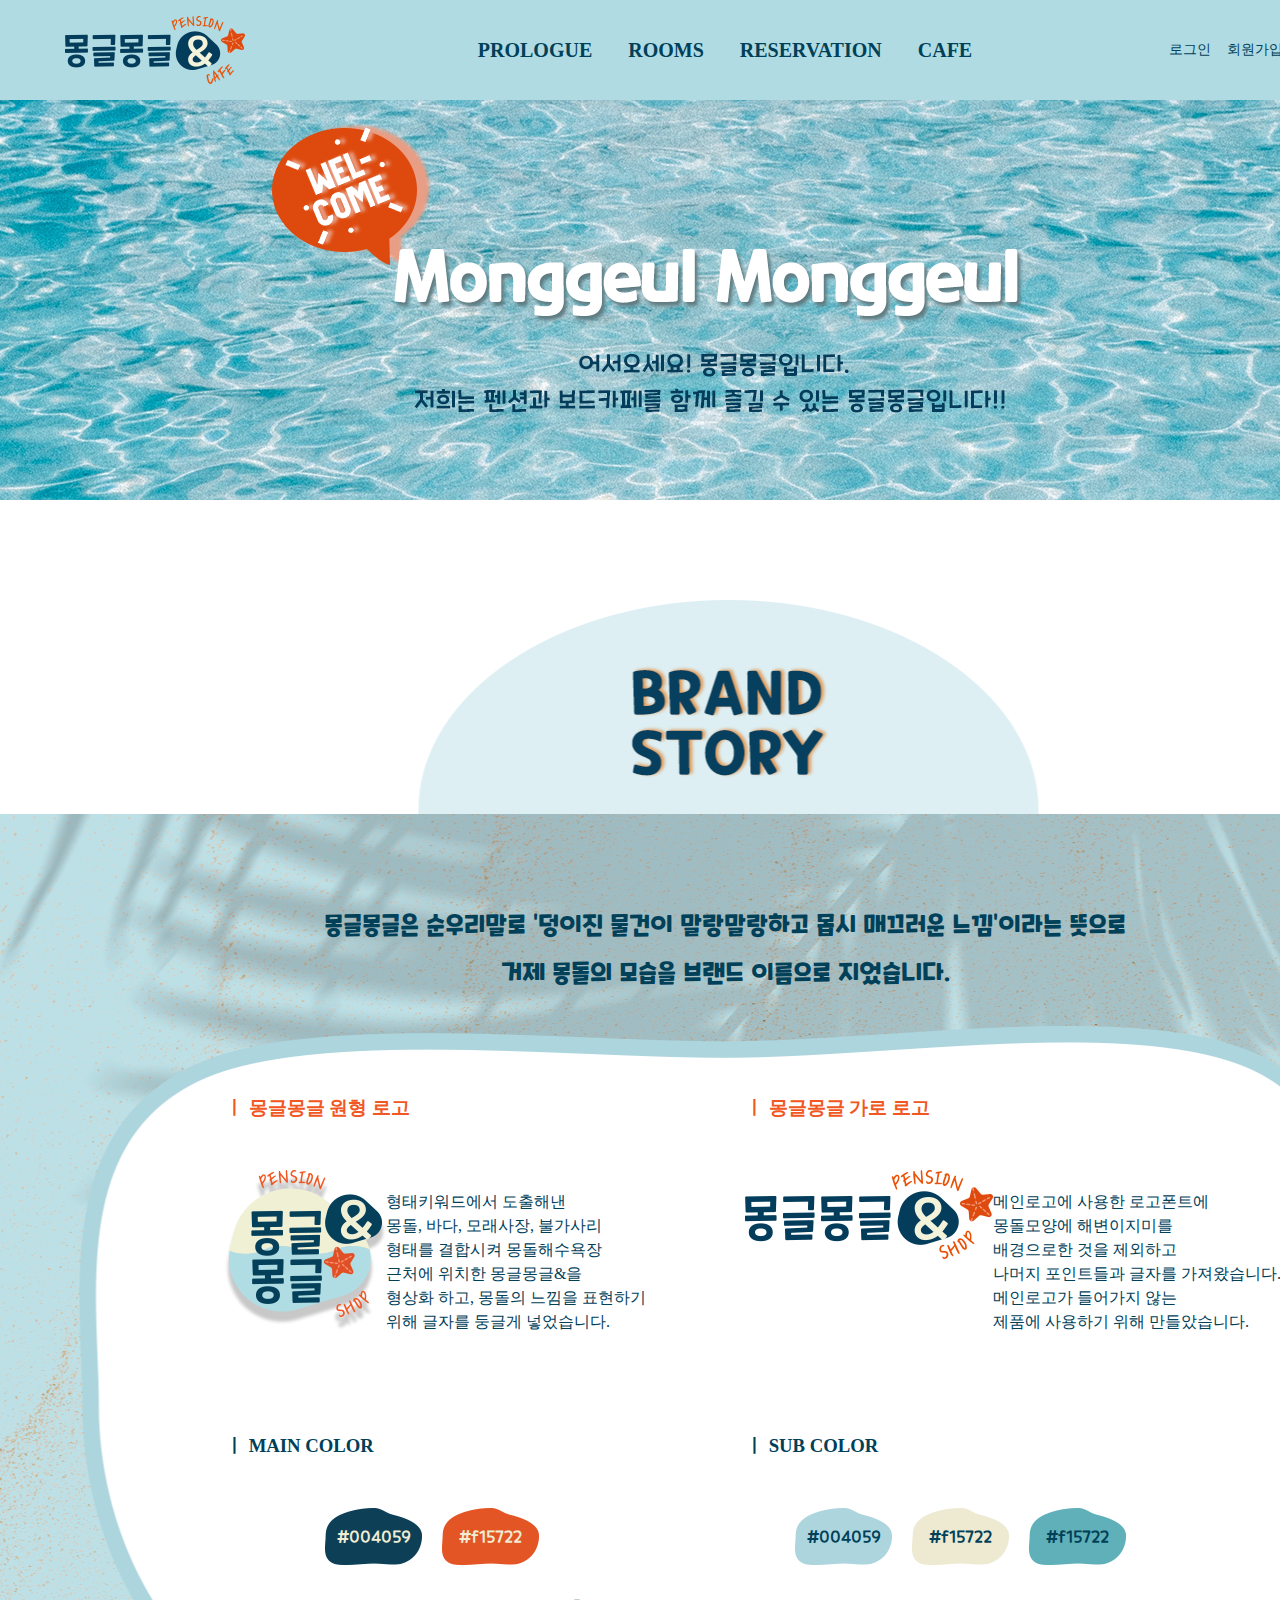
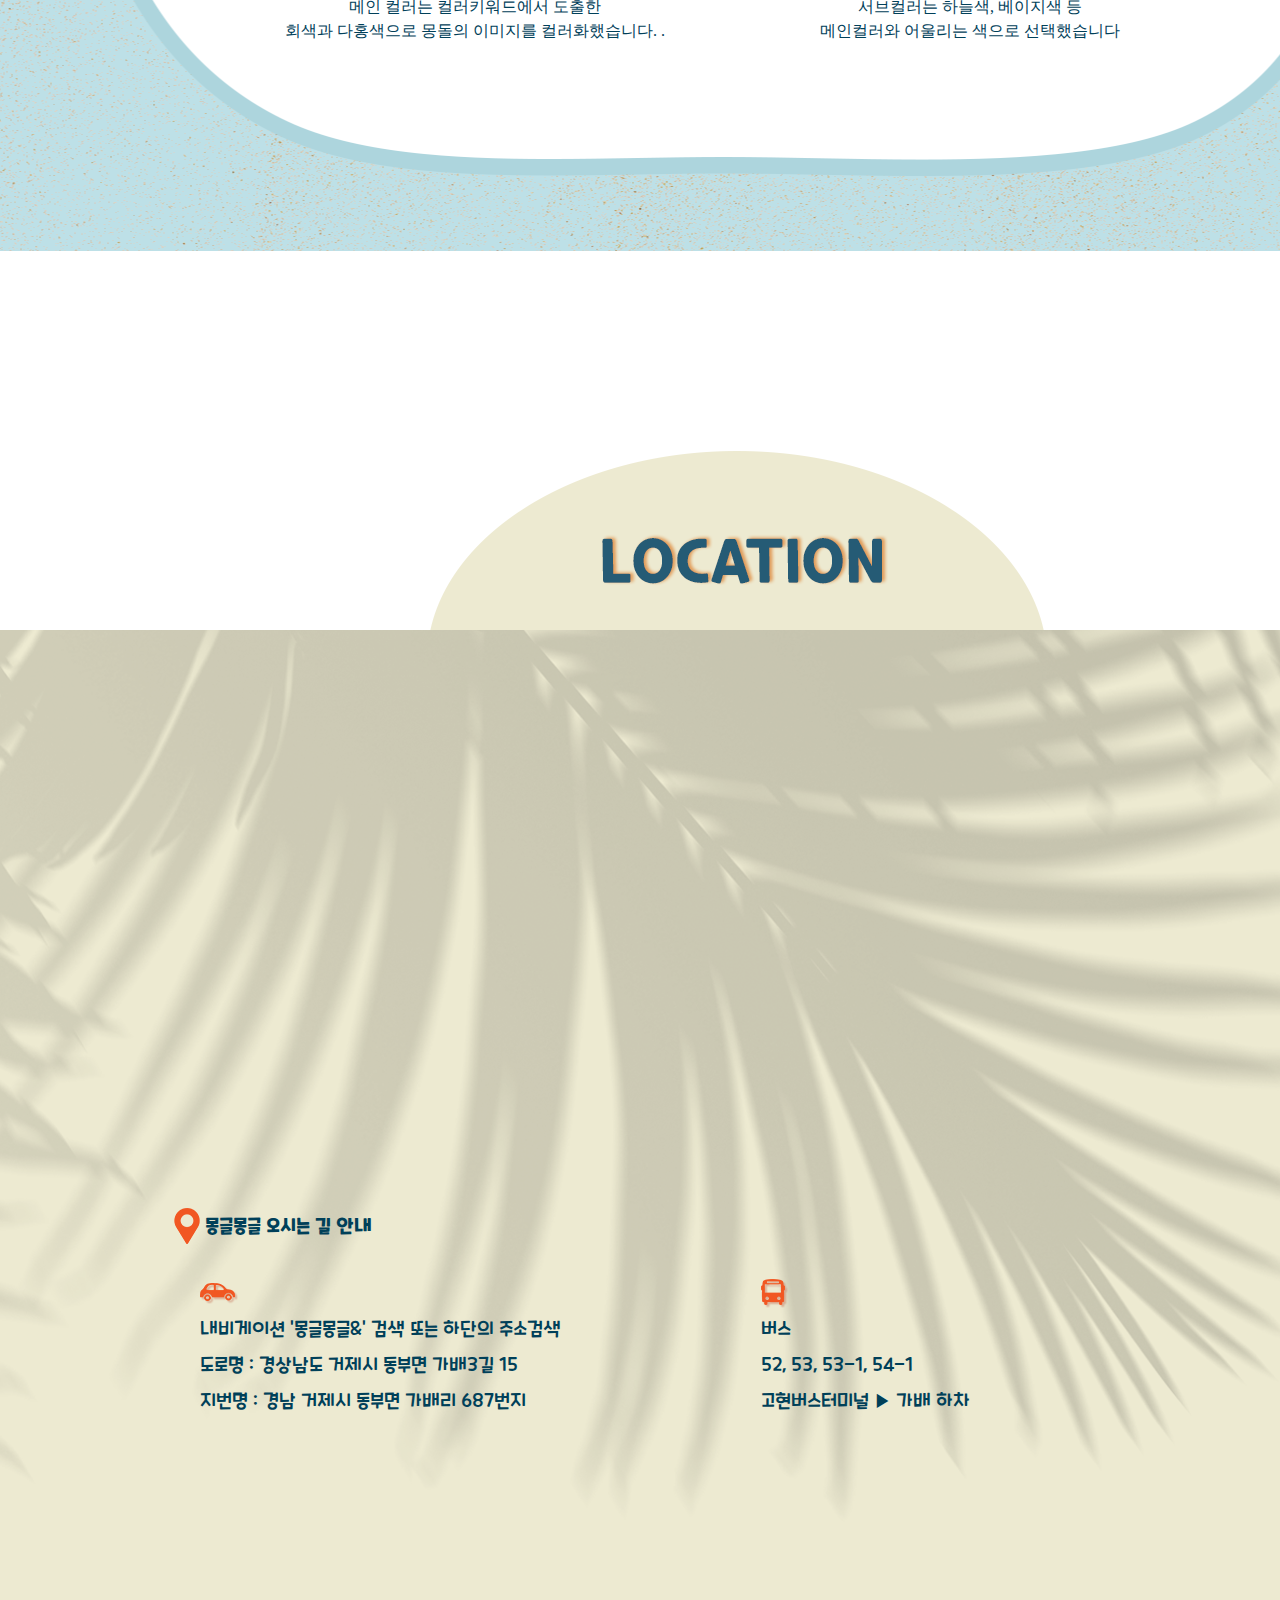
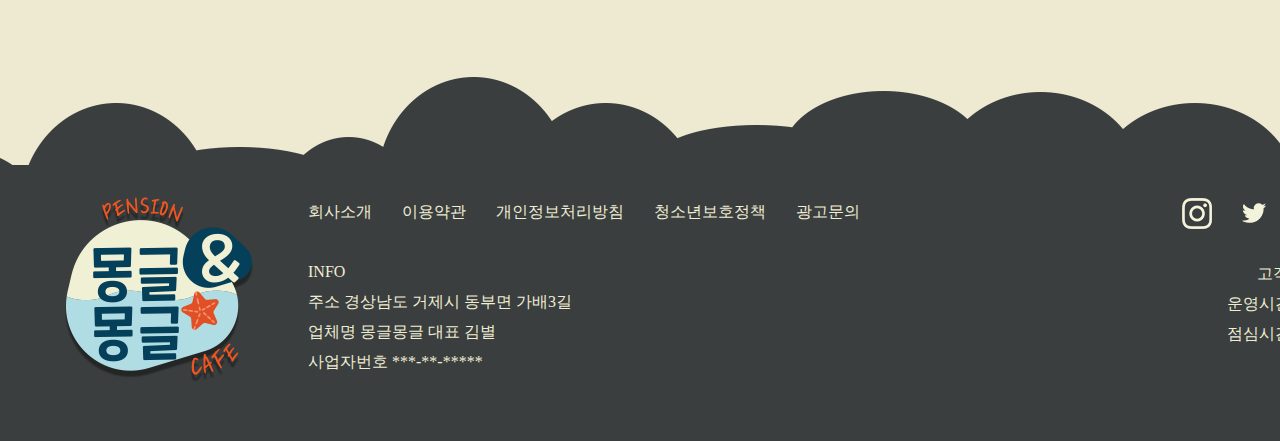
<file: prologue.html>
<!DOCTYPE html>
<html lang="ko">

<head>
    <meta charset="UTF-8">
    <meta http-equiv="X-UA-Compatible" content="IE=edge">
    <meta name="viewport" content="width=1450">
    <title>prologue</title>
    <link rel="stylesheet" href="./prologue.css">
    <link href="https://webfontworld.github.io/SCoreDream/SCoreDream.css" rel="stylesheet">
    <link rel="shortcut icon" href="./mgmg_img/icon2.png" type="image/x-icon">
</head>

<body>
    <div id="header">
        <div class="header_inner ">
            <div class="logo2">
                <a href="./index.html"><img src="./mgmg_img/N-FLOGO.png" alt="가로로고"></a>
            </div>
            <ul class="prlg clearfix">
                <li><a href="./prologue.html">PROLOGUE</a></li>
                <li><a href="./room.html">ROOMS</a></li>
                <li><a href="./reservation.html">RESERVATION</a></li>
                <li><a href="./cafe.html">CAFE</a></li>
            </ul>
            <ul class="login clearfix">
                <li><a href="#">로그인</a></li>
                <li><a href="#">회원가입</a></li>
                <li><a href="#">마이페이지</a></li>
            </ul>
        </div>
        <!--header_inner-->
    </div>
    <div id="banner"></div>
    <!--banner-->
    <div id="brandstory">
        <div class="bs_inner clearfix">
            <h4>몽글몽글은 순우리말로 ‘덩이진 물건이 말랑말랑하고 몹시 매끄러운 느낌’이라는 뜻으로 <br>
                거제 몽돌의 모습을 브랜드 이름으로 지었습니다.</h4>
            <div class="left_box1">
                <h3 class="orang1">ㅣ 몽글몽글 원형 로고</h3>
                <div class="l_box_inner clearfix">
                    <img src="./prologe/logo1.png" alt="원형로고" class="logo1">
                    <p>형태키워드에서 도출해낸 <br>
                        몽돌, 바다, 모래사장, 불가사리 <br>
                        형태를 결합시켜 몽돌해수욕장 <br>
                        근처에 위치한 몽글몽글&을 <br>
                        형상화 하고, 몽돌의 느낌을 표현하기 <br>
                        위해 글자를 둥글게 넣었습니다.
                    </p>
                </div>
                <!--l_box_inner-->
                <div>
                    <h3 class="gray">ㅣ MAIN COLOR</h3>
                    <ul class="color_box">
                        <li class="bg1">
                            <p>#004059</p>
                        </li>
                        <li class="bg2">
                            <p>#f15722</p>
                        </li>
                    </ul>
                    <p class="text1">메인 컬러는 컬러키워드에서 도출한 <br>
                        회색과 다홍색으로 몽돌의 이미지를 컬러화했습니다.
                        .</p>
                </div>

            </div>
            <!--left_box-->
            <div class="right_box1">
                <h3 class="orang2">ㅣ 몽글몽글 가로 로고</h3>
                <div class="r_box_inner clearfix">
                    <img src="./prologe/logo2.png" alt="원형로고" class="logo2">
                    <p>메인로고에 사용한 로고폰트에 <br>
                        몽돌모양에 해변이지미를 <br>
                        배경으로한 것을 제외하고 <br>
                        나머지 포인트들과 글자를 가져왔습니다. <br>
                        메인로고가 들어가지 않는 <br>
                        제품에 사용하기 위해 만들았습니다.
                    </p>
                </div>
                <div>
                    <h3 class="gray">ㅣ SUB COLOR</h3>
                    <ul class="color_box">
                        <li class="bg3">
                            <p>#004059</p>
                        </li>
                        <li class="bg4">
                            <p>#f15722</p>
                        </li>
                        <li class="bg5">
                            <p>#f15722</p>
                        </li>
                    </ul>
                    <p class="text2">서브컬러는 하늘색, 베이지색 등 <br>
                        메인컬러와 어울리는 색으로 선택했습니다</p>
                </div>
                <!--l_box_inner-->
            </div>
            <!--right_box-->
        </div>
        <!--bs_inner-->
    </div>
    <!--bandstory-->
    <div id="location">
        <div class="lo_inner">
            <iframe
                src="https://www.google.com/maps/embed?pb=!1m18!1m12!1m3!1d3276.8763313509794!2d128.56591727628827!3d34.7838884787438!2m3!1f0!2f0!3f0!3m2!1i1024!2i768!4f13.1!3m3!1m2!1s0x356ec9f58db8dc89%3A0x99e28489ecb4de08!2z6rK97IOB64Ko64-EIOqxsOygnOyLnCDrj5nrtoDrqbQg6rCA67CwM-q4uCAxNQ!5e0!3m2!1sko!2skr!4v1669602895441!5m2!1sko!2skr"
                width="1320px" height="500px" style="border:0;" allowfullscreen="" loading="lazy"
                referrerpolicy="no-referrer-when-downgrade"></iframe>
            </map>
            <div class="lo-text">
                <h1><img src="./prologe/l-icon6-1.png" alt="포인트"> 몽글몽글 오시는 길 안내</h1>
                <ul class="clearfix">
                    <li>
                        <p><img src="./prologe/icon-car.png" alt="자동차"></p>
                        <p class="nav">
                            내비게이션 ‘몽글몽글&’ 검색 또는 하단의 주소검색 <br>
                            도로명 : 경상남도 거제시 동부면 가배3길 15 <br>
                            지번명 : 경남 거제시 동부면 가배리 687번지

                        </p>
                    </li>
                    <li>
                        <p><img src="./prologe/icon-bus.png" alt="버스"></p>
                        <p>
                            버스 <br>
                            52, 53, 53-1, 54-1 <br>
                            고현버스터미널 ▶ 가배 하차

                        </p>
                    </li>
                </ul>
            </div>
            <!--lo-text-->
        </div>
        <!--lo_inner-->
    </div>
    <!--location-->
    <div id="footer">
        <div class="footer_inner clearfix">
            <h1><a href="./index.html"><img src="./mgmg_img/N-LOGO.png" alt="로고"></a></h1>
            <div class="left_box ">
                <ul class="fnb clearfix">
                    <li><a href="#">회사소개</a></li>
                    <li><a href="#">이용약관</a></li>
                    <li><a href="#">개인정보처리방침</a></li>
                    <li><a href="#">청소년보호정책</a></li>
                    <li><a href="#">광고문의</a></li>
                </ul>
                <div class="info">
                    <p>INFO</p>
                    <P>
                        주소 경상남도 거제시 동부면 가배3길 <br>업체명 몽글몽글 대표 김별 <br>사업자번호 ***-**-*****
                    </P>
                </div>
            </div>
            <!--left_box-->
            <div class="right_box">
                <ul class="sns clearfix">
                    <li><a href="#"><img src="./mgmg_img/instagram.png" alt="인스타그램"></a></li>
                    <li><a href="#"><img src="./mgmg_img/twitter.png" alt="트위터"></a></li>
                    <li><a href="#"><img src="./mgmg_img/facebook.png" alt="페이스북"></a></li>
                    <li><a href="#"><img src="./mgmg_img/youtube.png" alt="유튜브"></a></li>
                </ul>
                <div class="time">
                    <p>고객센터바로가기 <br>
                        운영시간 09:00 ~ 18:00 <br>
                        점심시간 13:00 ~ 14:00</p>
                </div>
            </div>
            <!--right_box-->
        </div>
        <!--footer_inner-->
    </div>
    <!--footer-->
</body>

</html>
</file>
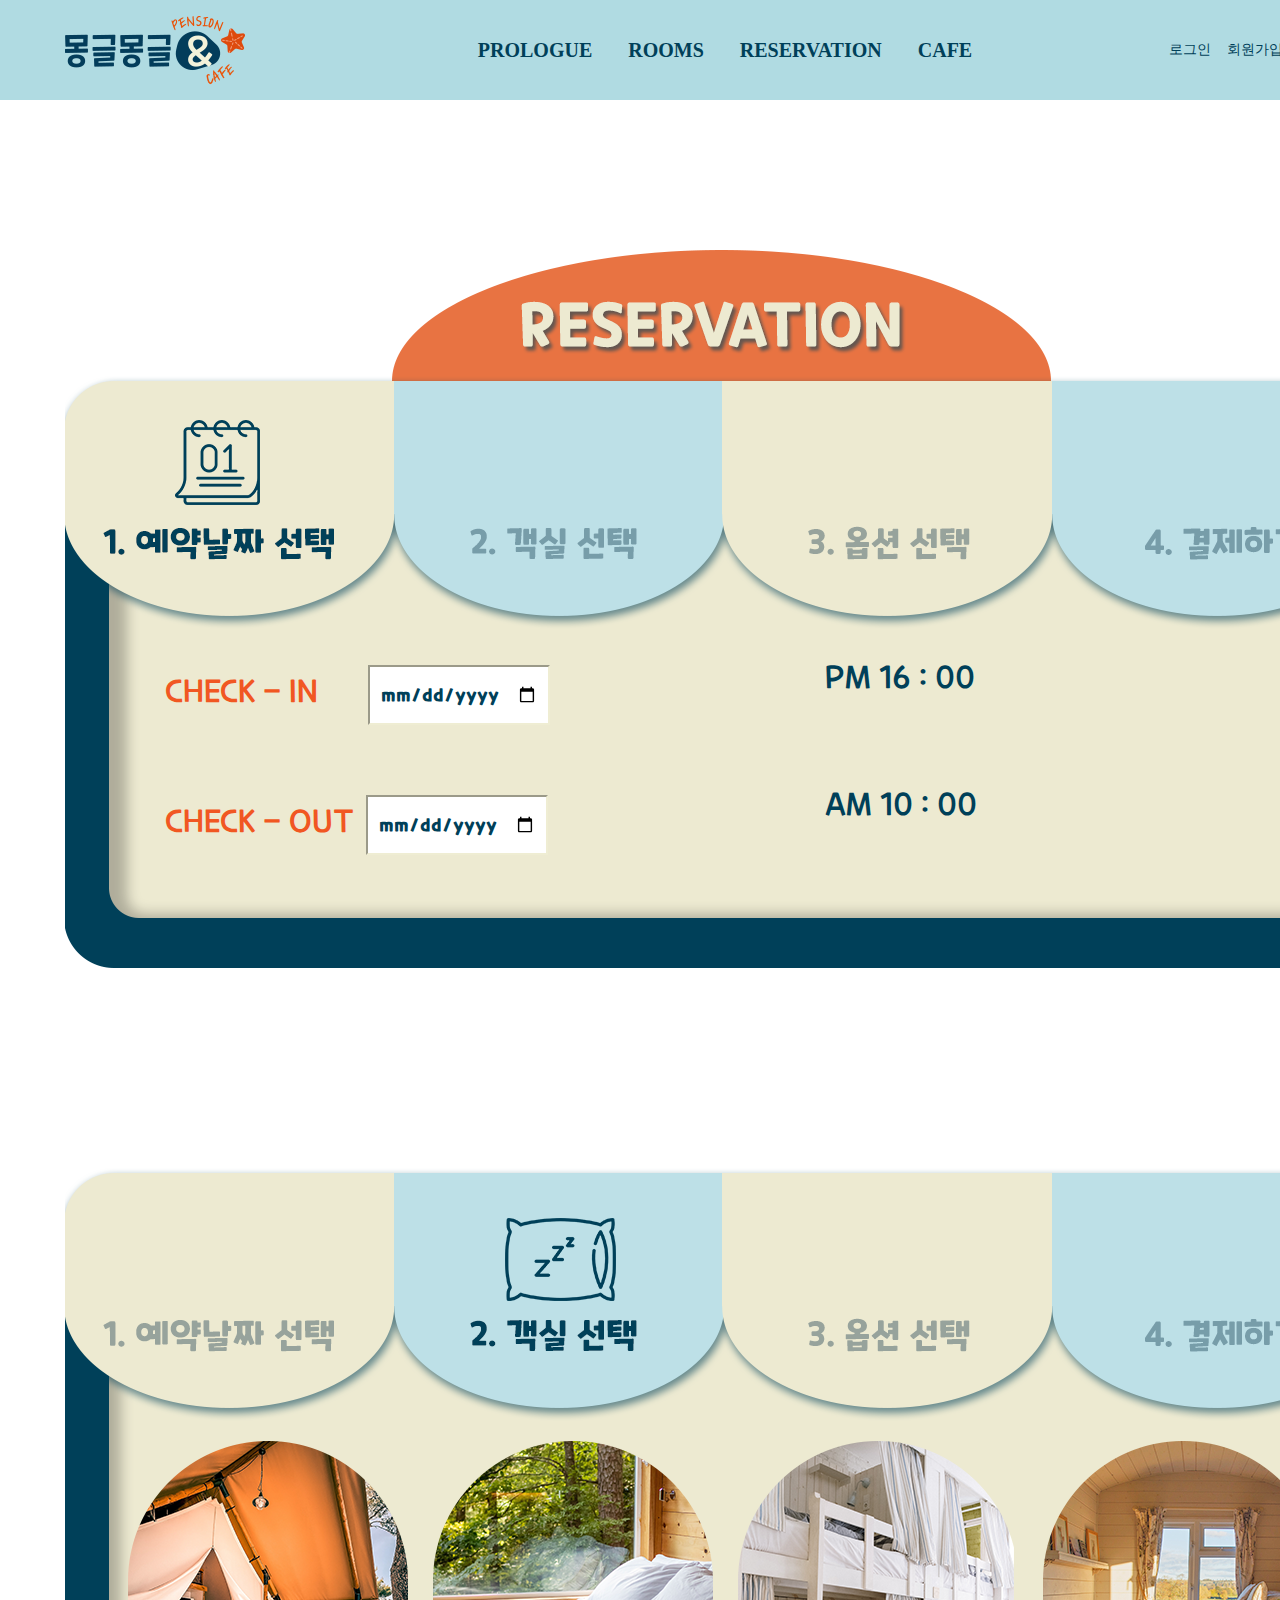
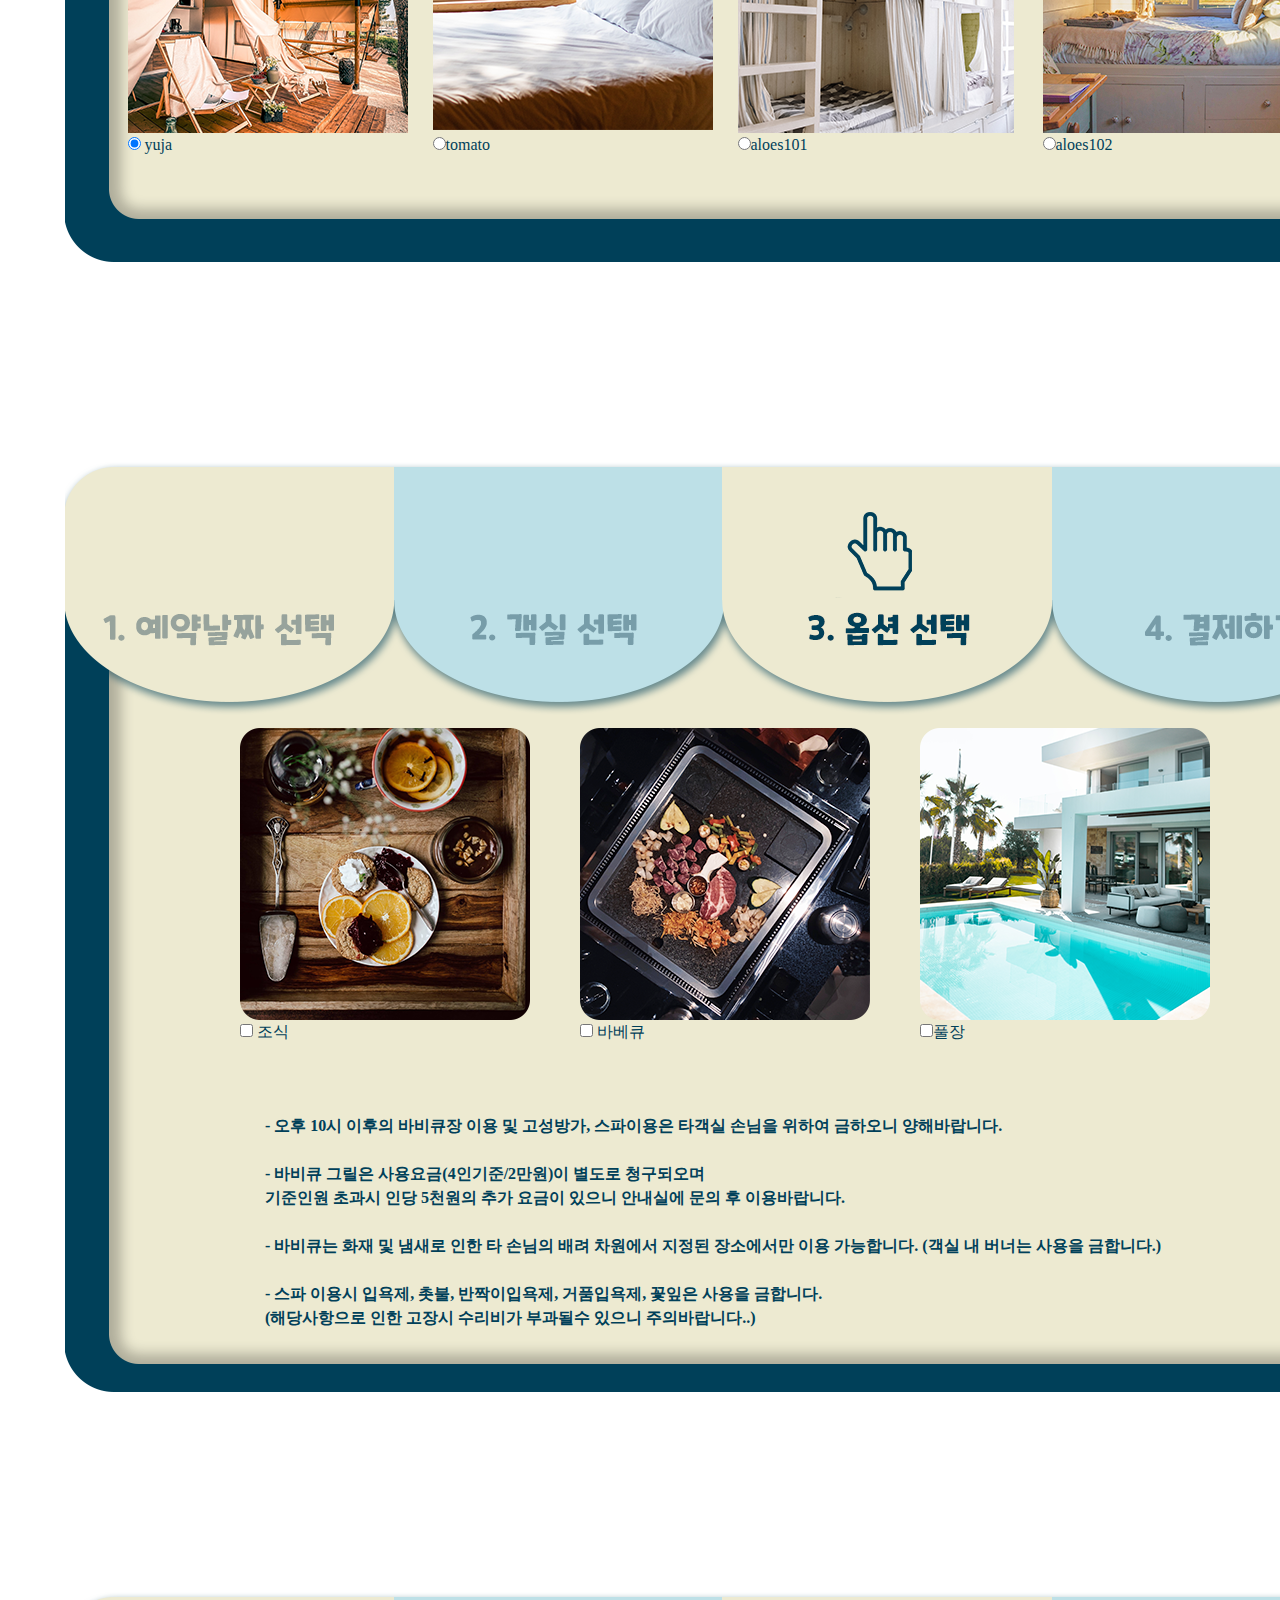
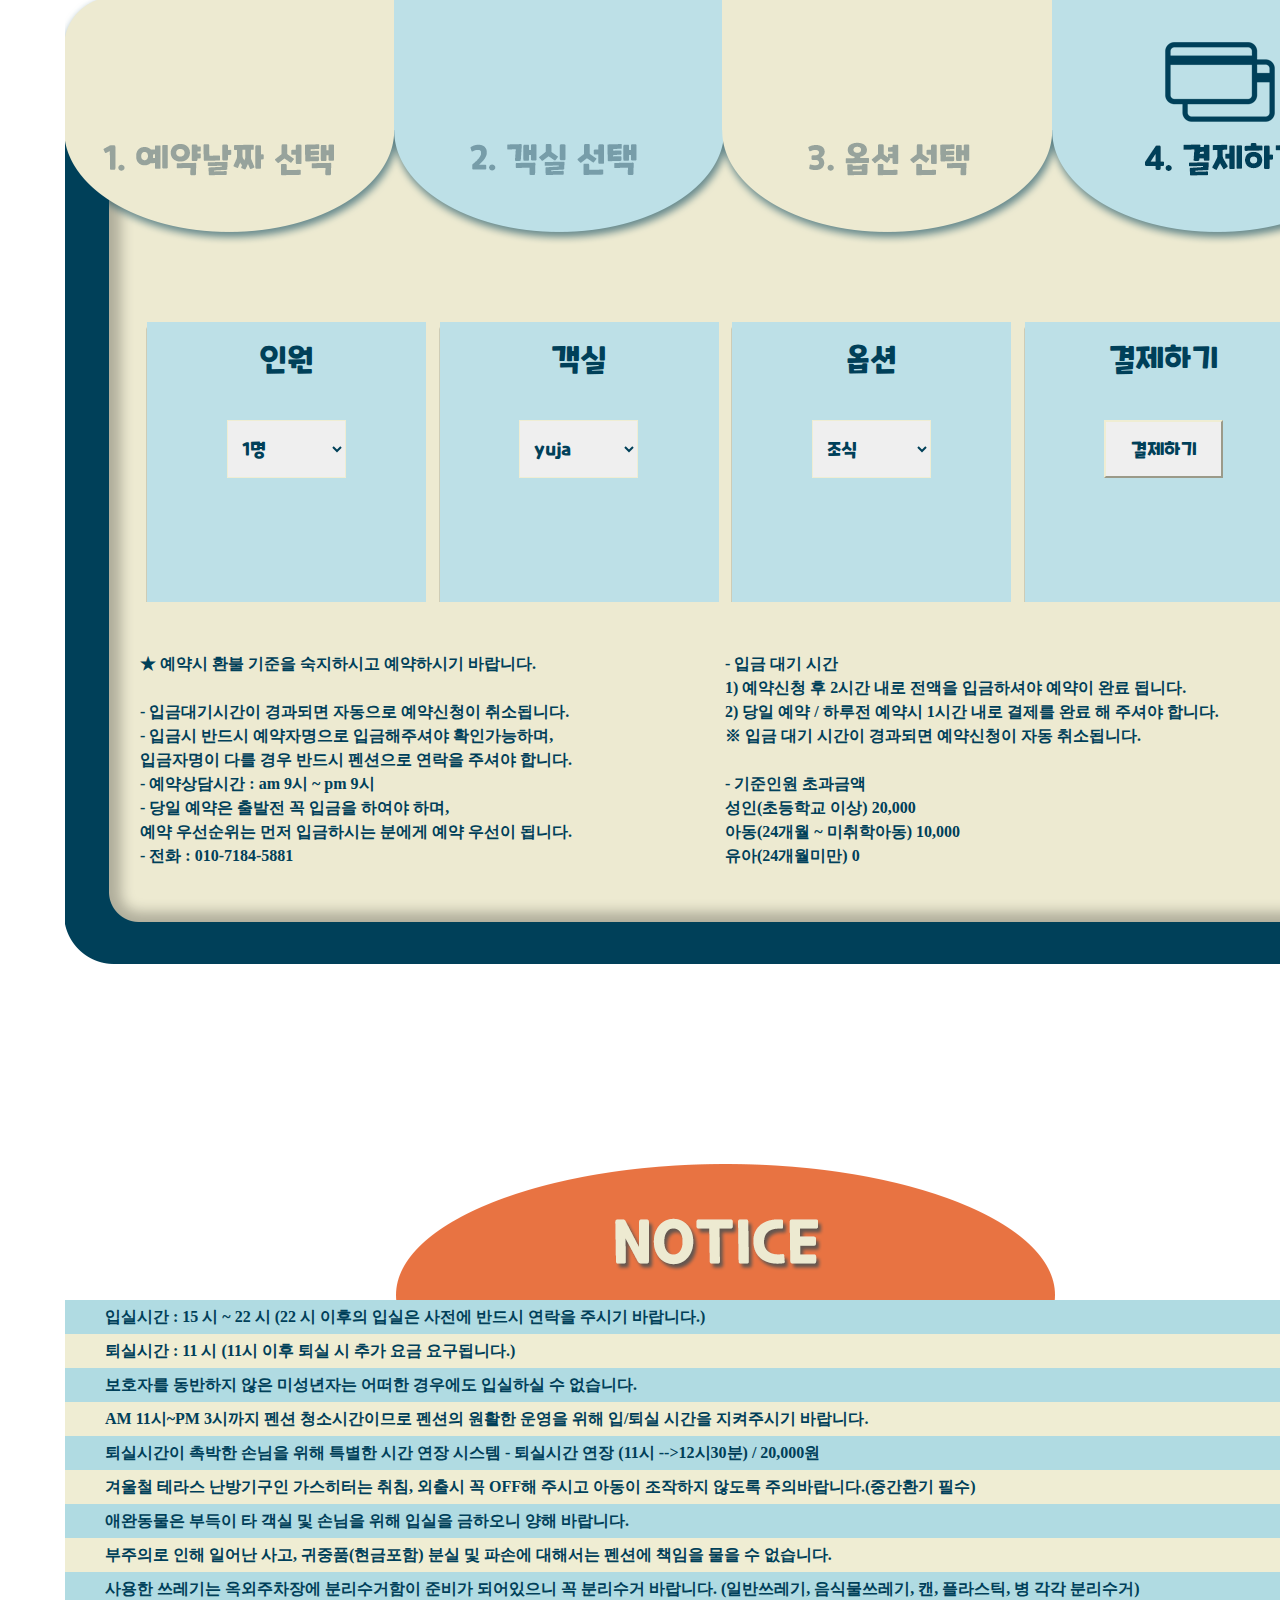
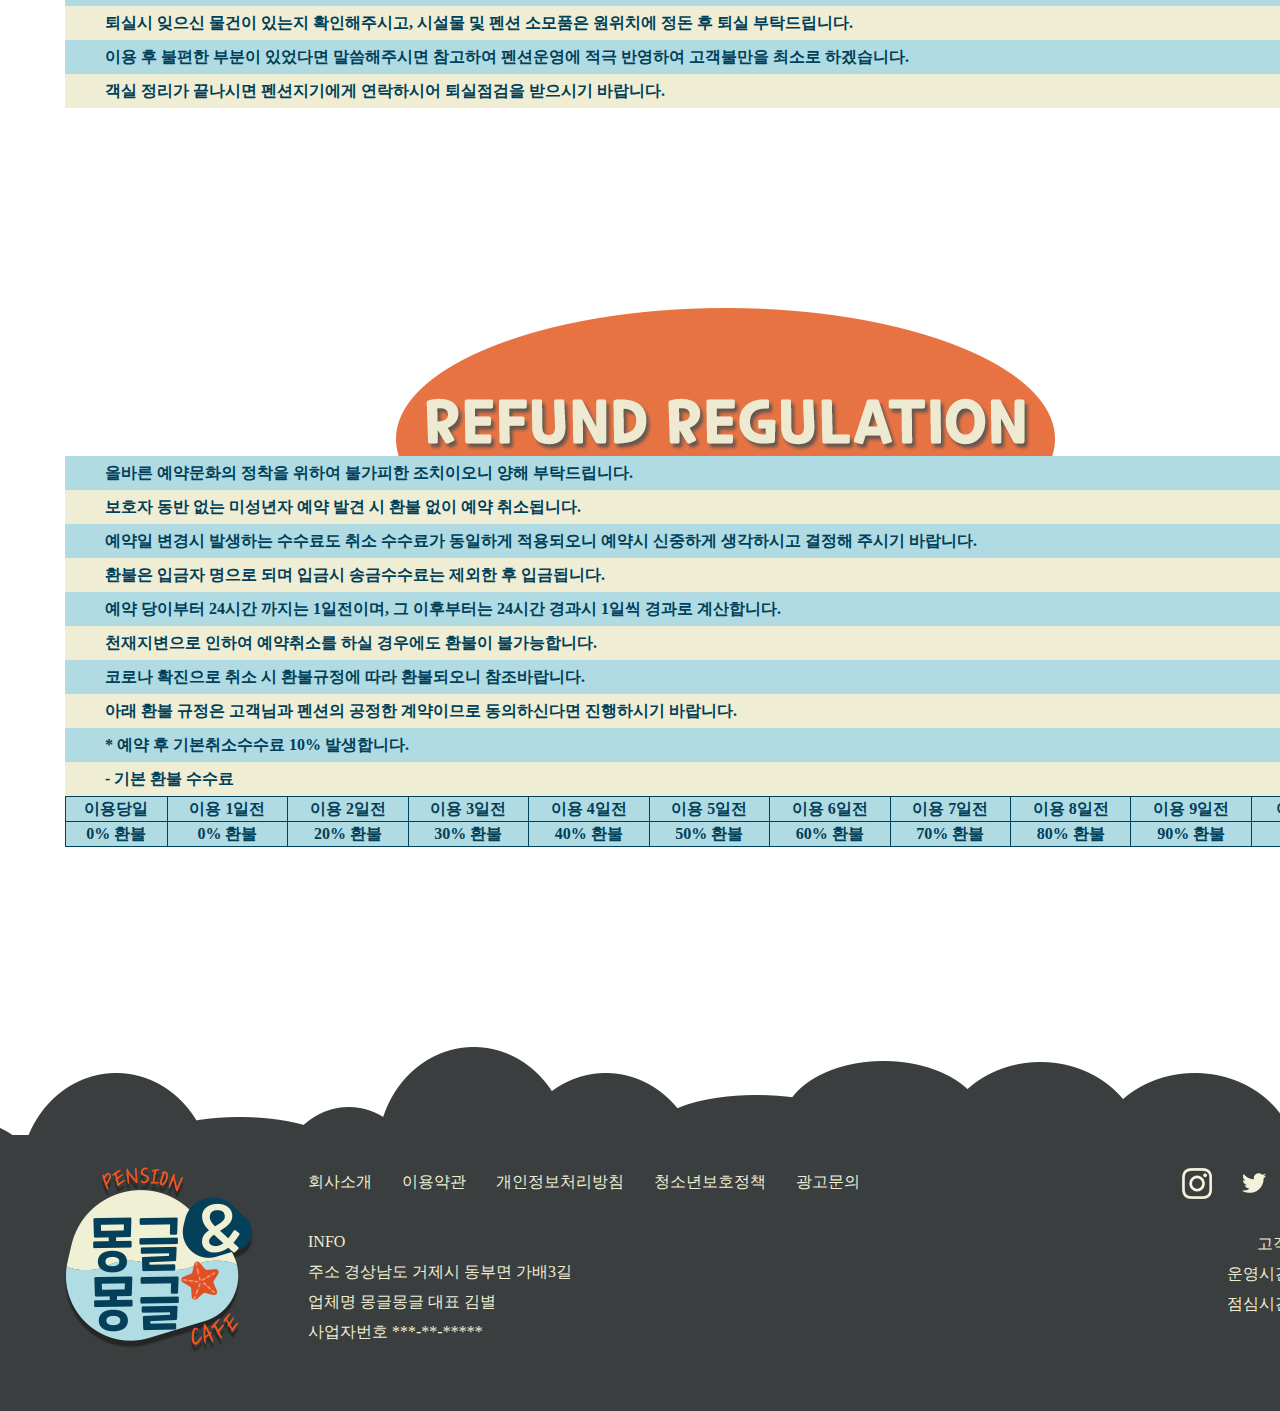
<file: reservation.html>
<!DOCTYPE html>
<html lang="ko">

<head>
    <meta charset="UTF-8">
    <meta http-equiv="X-UA-Compatible" content="IE=edge">
    <meta name="viewport" content="width=1450">
    <title>reservation</title>
    <link rel="stylesheet" href="./reservation.css">
    <link href="https://webfontworld.github.io/SCoreDream/SCoreDream.css" rel="stylesheet">
    <link rel="shortcut icon" href="./mgmg_img/icon2.png" type="image/x-icon">
</head>

<body>
    <div id="header">
        <div class="header_inner ">
            <div class="logo2">
                <a href="./index.html"><img src="./mgmg_img/N-FLOGO.png" alt="가로로고"></a>
            </div>
            <ul class="prlg clearfix">
                <li><a href="./prologue.html">PROLOGUE</a></li>
                <li><a href="./room.html">ROOMS</a></li>
                <li><a href="./reservation.html">RESERVATION</a></li>
                <li><a href="./cafe.html">CAFE</a></li>
            </ul>
            <ul class="login clearfix">
                <li><a href="#">로그인</a></li>
                <li><a href="#">회원가입</a></li>
                <li><a href="#">마이페이지</a></li>
            </ul>
        </div>
        <!--header_inner-->
        <div id="reservation1">
            <p><img src="./reservation/R-icon1.png" alt="달력" class="rimg1"></p>
            <div class="l_box">
                <p><span> CHECK - IN</span><input type="date" name="" id="in"></p>
                <p><span>CHECK - OUT</span><input type="date" name="" id="out"></p>
            </div>
            <div class="r_box">
                <p>PM 16 : 00</p>
                <p>AM 10 : 00</p>
            </div>

            <!--l_box-->
        </div>
        <!--reservation1-->
        <div id="reservation2">
            <p><img src="./reservation/R-icon2.png" alt="베개" class="rimg2"></p>
            <ul>
                <li class="r_padding"><label for="roomname1"><img src="./reservation/r-room1.png" alt="룸1"></label>
                    <p><input type="radio" name="room" id="roomname1" checked> <label for="roomname1"> yuja</label></p>
                </li>
                <li class="r_padding"><label for="roomname2"><img src="./reservation/r-room2.png" alt="룸2"></label>
                    <p><input type="radio" name="room" id="roomname2"><label for="roomname2">tomato</label> </p>
                </li>
                <li class="r_padding"><label for="roomname3"><img src="./reservation/r-room3.png" alt="룸3"></label>
                    <p><input type="radio" name="room" id="roomname3"><label for="roomname3">aloes101</label></p>
                </li>
                <li><label for="roomname4"><img src="./reservation/r-room4.png" alt="룸4"></label>
                    <p><input type="radio" name="room" id="roomname4"><label for="roomname4">aloes102</label> </p>
                </li>
            </ul>
        </div>
        <!--reservation2-->
        <div id="reservation3">
            <p><img src="./reservation/R-icon3.png" alt="손가락" class="rimg3"></p>
            <ul>
                <li><label for="oimg1"><img src="./reservation/Oimg1.png" alt="조식"></label>
                    <p><input type="checkbox" id="oimg1"><label for="oimg1"> 조식</label></p>
                </li>
                <li><label for="oimg2"><img src="./reservation/Oimg2.png" alt="바베큐"></label>
                    <p><input type="checkbox" id="oimg2"><label for="oimg2"> 바베큐</label></p>
                </li>
                <li><label for="oimg3"><img src="./reservation/Oimg3.png" alt="풀장"></label>
                    <p><input type="checkbox" name="" id="oimg3"><label for="oimg3">풀장</label> </p>
                </li>
            </ul>
            <p class="r3_text">- 오후 10시 이후의 바비큐장 이용 및 고성방가, 스파이용은 타객실 손님을 위하여 금하오니 양해바랍니다. <br> <br>
                - 바비큐 그릴은 사용요금(4인기준/2만원)이 별도로 청구되오며 <br>
                기준인원 초과시 인당 5천원의 추가 요금이 있으니 안내실에 문의 후 이용바랍니다. <br> <br>
                - 바비큐는 화재 및 냄새로 인한 타 손님의 배려 차원에서 지정된 장소에서만 이용 가능합니다.
                (객실 내 버너는 사용을 금합니다.) <br>​ <br>
                - 스파 이용시 입욕제, 촛불, 반짝이입욕제, 거품입욕제, 꽃잎은 사용을 금합니다. <br>
                (해당사항으로 인한 고장시 수리비가 부과될수 있으니 주의바랍니다..)
            </p>
        </div>
        <!--reservation3-->
        <div id="reservation4" class="clearfix">
            <p><img src="./reservation/R-icon4.png" alt="카드" class="rimg4"></p>
            <ul>
                <li>
                    <p>
                        <br> 인원 <br>
                        <select id="number">
                            <option value="1">1명</option>
                            <option value="2">2명</option>
                            <option value="3">3명</option>
                            <option value="4">4명</option>
                            <option value="5">5명</option>
                            <option value="6">6명</option>
                        </select>
                    </p>

                </li>
                <li>
                    <p><br> 객실 <br>
                        <select name="" id="rname">
                            <option value="1">yuja</option>
                            <option value="2">tomato</option>
                            <option value="3">aloes101</option>
                            <option value="4">aloes102</option>
                        </select>
                    </p>
                </li>
                <li>
                    <p><br> 옵션 <br>
                        <select name="" id="option">
                            <option value="1">조식</option>
                            <option value="2">바베큐</option>
                            <option value="3">풀장</option>
                        </select>
                    </p>
                </li>
                <li>
                    <p><br> 결제하기 <br><input type="button" value="결제하기" id="option2"></p>

                </li>
            </ul>
            <div class="r_lbox">
                <p>
                    ★ 예약시 환불 기준을 숙지하시고 예약하시기 바랍니다. <br> <br>

                    - 입금대기시간이 경과되면 자동으로 예약신청이 취소됩니다. <br>
                    - 입금시 반드시 예약자명으로 입금해주셔야 확인가능하며, <br>
                    입금자명이 다를 경우 반드시 펜션으로 연락을 주셔야 합니다. <br>
                    - 예약상담시간 : am 9시 ~ pm 9시 <br>
                    - 당일 예약은 출발전 꼭 입금을 하여야 하며, <br>
                    예약 우선순위는 먼저 입금하시는 분에게 예약 우선이 됩니다.​ <br>
                    - 전화 : 010-7184-5881
                </p>
            </div>
            <div class="r_rbox">
                <p>
                    - 입금 대기 시간 <br>
                    1) 예약신청 후 2시간 내로 전액을 입금하셔야 예약이 완료 됩니다. <br>
                    2) 당일 예약 / 하루전 예약시 1시간 내로 결제를 완료 해 주셔야 합니다. <br>
                    ※ 입금 대기 시간이 경과되면 예약신청이 자동 취소됩니다. <br> <br>

                    - 기준인원 초과금액 <br>
                    성인(초등학교 이상) 20,000 <br>
                    아동(24개월 ~ 미취학아동) 10,000 <br>
                    유아(24개월미만) 0 <br>


                </p>
            </div>
        </div>
        <!--reservation4-->
        <div id="notice">
            <p><img src="./reservation/notice1.png" alt="노티스"></p>
            <p class="blue blue1">
                입실시간 : 15 시 ~ 22 시 (22 시 이후의 입실은 사전에 반드시 연락을 주시기 바랍니다.) </p>
            <p class="yellow">퇴실시간 : 11 시 (11시 이후 퇴실 시 추가 요금 요구됩니다.)</p>
            <p class="blue">보호자를 동반하지 않은 미성년자는 어떠한 경우에도 입실하실 수 없습니다. </p>
            <p class="yellow">AM 11시~PM 3시까지 펜션 청소시간이므로 펜션의 원활한 운영을 위해 입/퇴실 시간을 지켜주시기 바랍니다. </p>
            <p class="blue">퇴실시간이 촉박한 손님을 위해 특별한 시간 연장 시스템 - 퇴실시간 연장 (11시 -->12시30분) / 20,000원 </p>
            <p class="yellow">겨울철 테라스 난방기구인 가스히터는 취침, 외출시 꼭 OFF해 주시고 아동이 조작하지 않도록 주의바랍니다.(중간환기 필수) </p>
            <p class="blue">애완동물은 부득이 타 객실 및 손님을 위해 입실을 금하오니 양해 바랍니다.</p>
            <p class="yellow">부주의로 인해 일어난 사고, 귀중품(현금포함) 분실 및 파손에 대해서는 펜션에 책임을 물을 수 없습니다. </p>
            <p class="blue">사용한 쓰레기는 옥외주차장에 분리수거함이 준비가 되어있으니 꼭 분리수거 바랍니다.
                (일반쓰레기, 음식물쓰레기, 캔, 플라스틱, 병 각각 분리수거)​ </p>
            <p class="yellow">퇴실시 잊으신 물건이 있는지 확인해주시고, 시설물 및 펜션 소모품은 원위치에 정돈 후 퇴실 부탁드립니다.</p>
            <p class="blue">이용 후 불편한 부분이 있었다면 말씀해주시면 참고하여 펜션운영에 적극 반영하여 고객불만을 최소로 하겠습니다. </p>
            <p class="yellow yellow1">객실 정리가 끝나시면 펜션지기에게 연락하시어 퇴실점검을 받으시기 바랍니다.
            </p>
        </div>
        <!--notice-->
        <div id="refund">
            <p><img src="./reservation/refund1.png" alt="환불규정"></p>
            <p class="blue">올바른 예약문화의 정착을 위하여 불가피한 조치이오니 양해 부탁드립니다.</p>
            <p class="yellow">보호자 동반 없는 미성년자 예약 발견 시 환불 없이 예약 취소됩니다.</p>
            <p class="blue">예약일 변경시 발생하는 수수료도 취소 수수료가 동일하게 적용되오니 예약시 신중하게 생각하시고 결정해 주시기 바랍니다.</p>
            <p class="yellow">환불은 입금자 명으로 되며 입금시 송금수수료는 제외한 후 입금됩니다.</p>
            <p class="blue">예약 당이부터 24시간 까지는 1일전이며, 그 이후부터는 24시간 경과시 1일씩 경과로 계산합니다.</p>
            <p class="yellow">천재지변으로 인하여 예약취소를 하실 경우에도 환불이 불가능합니다.
            </p>
            <p class="blue">코로나 확진으로 취소 시 환불규정에 따라 환불되오니 참조바랍니다.
            </p>
            <p class="yellow">아래 환불 규정은 고객님과 펜션의 공정한 계약이므로 동의하신다면 진행하시기 바랍니다.</p>
            <p class="blue">* 예약 후 기본취소수수료 10% 발생합니다.
            </p>
            <p class="yellow">- 기본 환불 수수료</p>
            <table class="blue">
                <tr>
                    <td>이용당일</td>
                    <td>이용 1일전</td>
                    <td>이용 2일전</td>
                    <td>이용 3일전</td>
                    <td>이용 4일전</td>
                    <td>이용 5일전</td>
                    <td>이용 6일전</td>
                    <td>이용 7일전</td>
                    <td>이용 8일전</td>
                    <td>이용 9일전</td>
                    <td>이용 10일전</td>
                </tr>
                <tr>
                    <td>0% 환불</td>
                    <td>0% 환불</td>
                    <td>20% 환불</td>
                    <td>30% 환불</td>
                    <td>40% 환불</td>
                    <td>50% 환불</td>
                    <td>60% 환불</td>
                    <td>70% 환불</td>
                    <td>80% 환불</td>
                    <td>90% 환불</td>
                    <td>90% 환불</td>
                </tr>
            </table>
        </div>
        <!--refund-->
        <div id="footer">
            <div class="footer_inner clearfix">
                <h1><a href="./index.html"><img src="./mgmg_img/N-LOGO.png" alt="로고"></a></h1>
                <div class="left_box ">
                    <ul class="fnb clearfix">
                        <li><a href="#">회사소개</a></li>
                        <li><a href="#">이용약관</a></li>
                        <li><a href="#">개인정보처리방침</a></li>
                        <li><a href="#">청소년보호정책</a></li>
                        <li><a href="#">광고문의</a></li>
                    </ul>
                    <div class="info">
                        <p>INFO</p>
                        <P>
                            주소 경상남도 거제시 동부면 가배3길 <br>업체명 몽글몽글 대표 김별 <br>사업자번호 ***-**-*****
                        </P>
                    </div>
                </div>
                <!--left_box-->
                <div class="right_box">
                    <ul class="sns clearfix">
                        <li><a href="#"><img src="./mgmg_img/instagram.png" alt="인스타그램"></a></li>
                        <li><a href="#"><img src="./mgmg_img/twitter.png" alt="트위터"></a></li>
                        <li><a href="#"><img src="./mgmg_img/facebook.png" alt="페이스북"></a></li>
                        <li><a href="#"><img src="./mgmg_img/youtube.png" alt="유튜브"></a></li>
                    </ul>
                    <div class="time">
                        <p>고객센터바로가기 <br>
                            운영시간 09:00 ~ 18:00 <br>
                            점심시간 13:00 ~ 14:00</p>
                    </div>
                </div>
                <!--right_box-->
            </div>
            <!--footer_inner-->
        </div>
        <!--footer-->
</body>

</html>
</file>
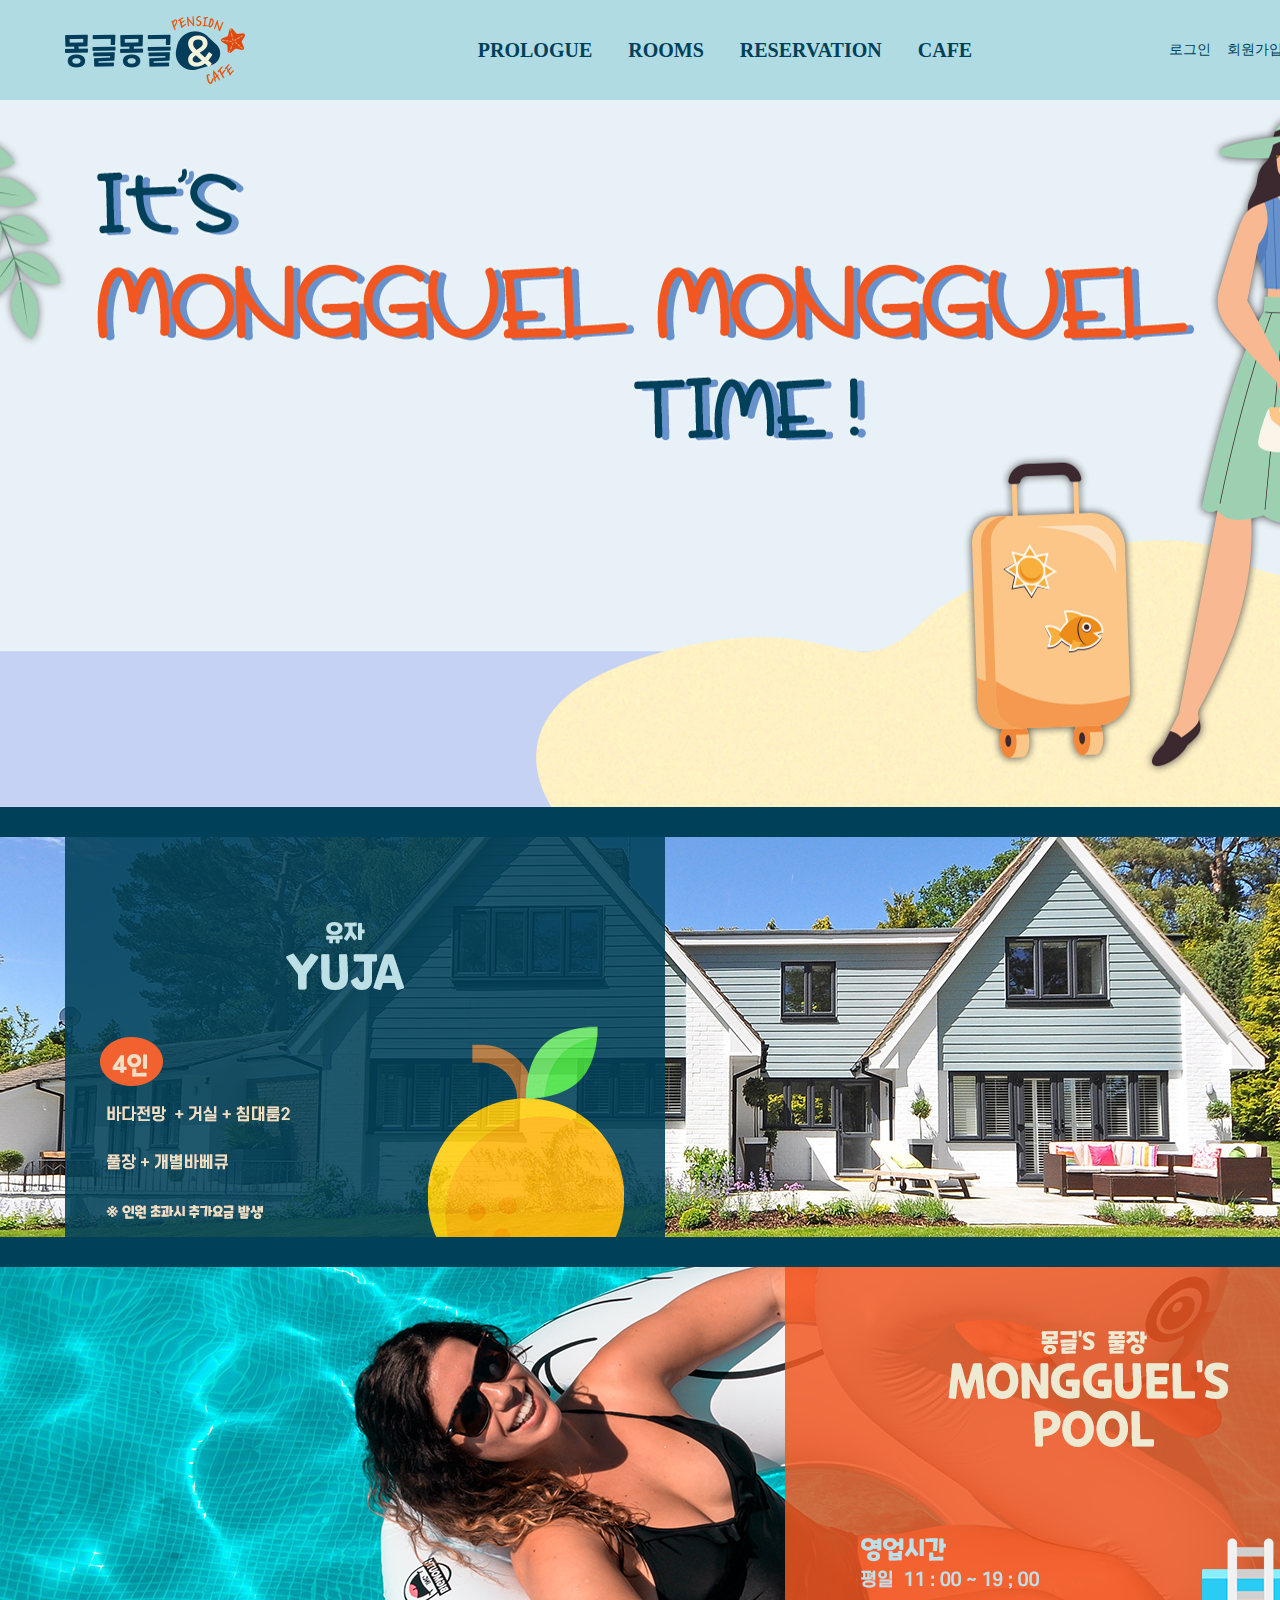
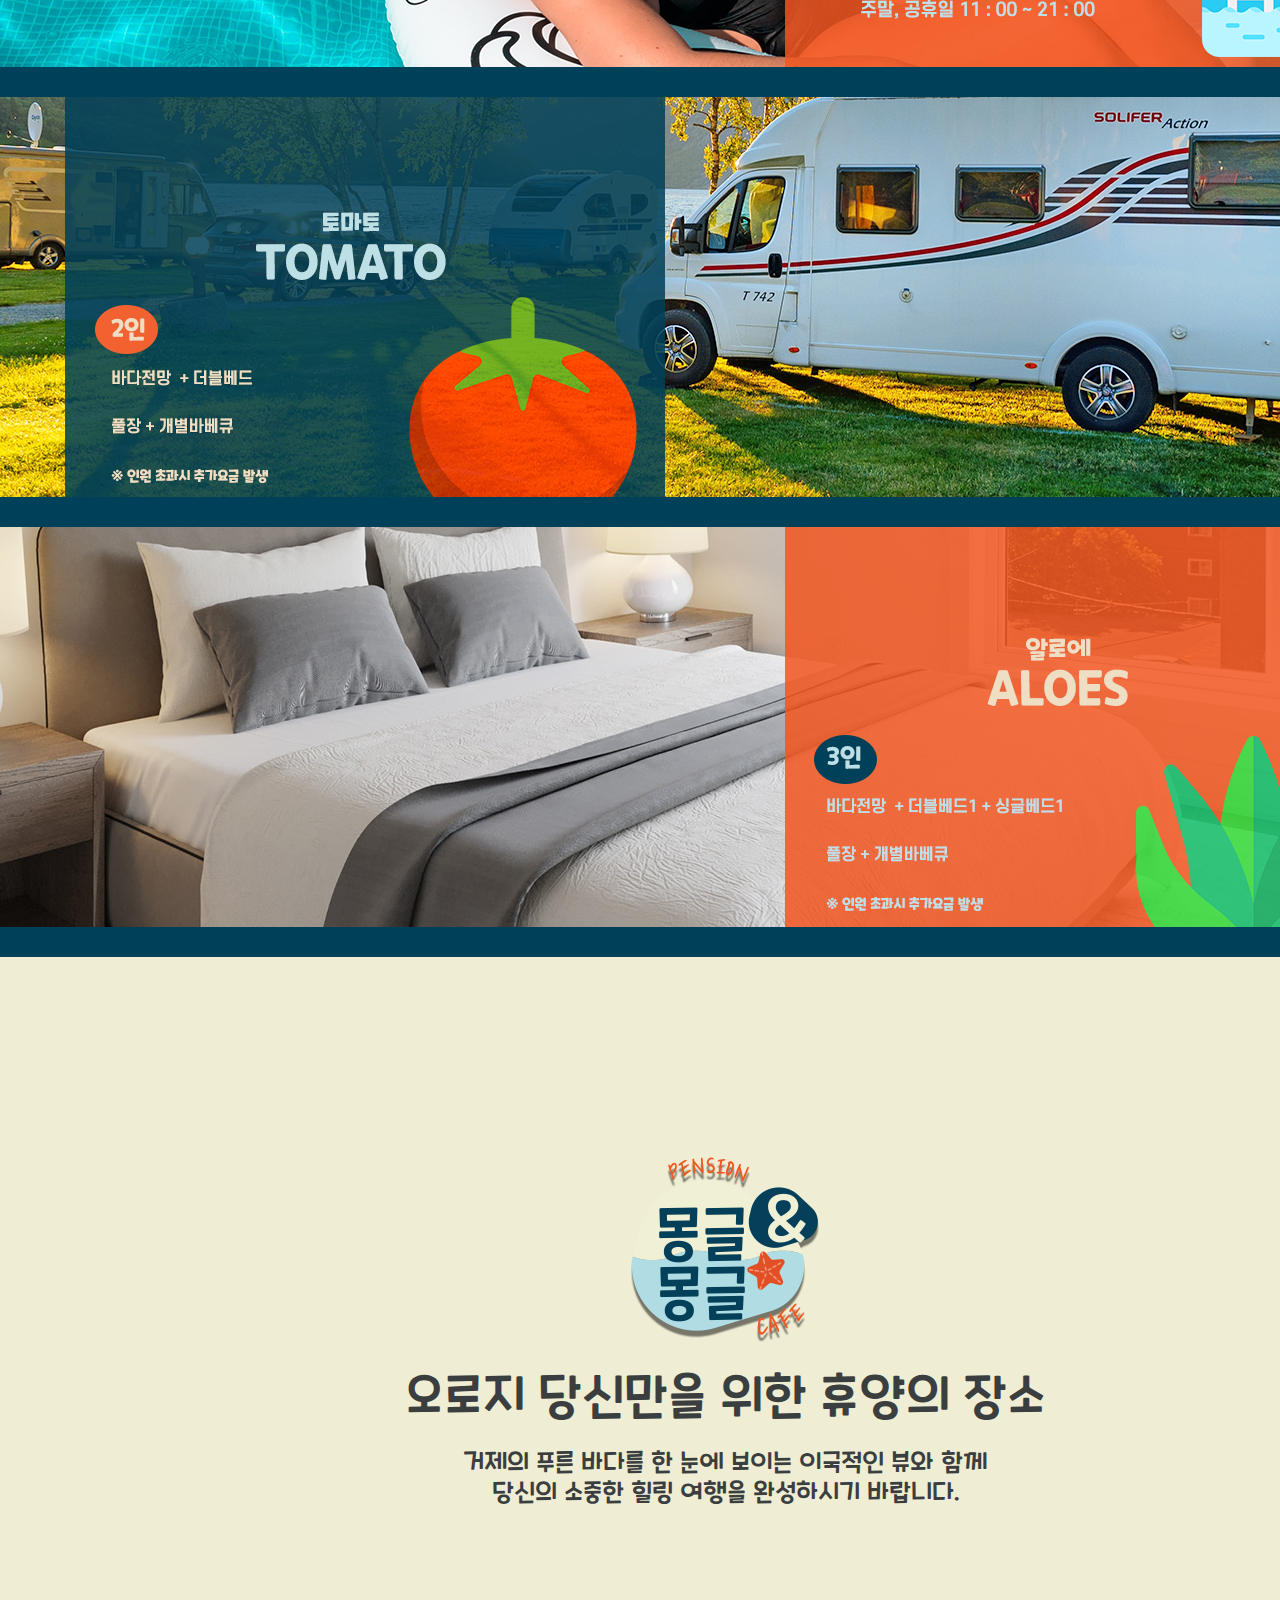
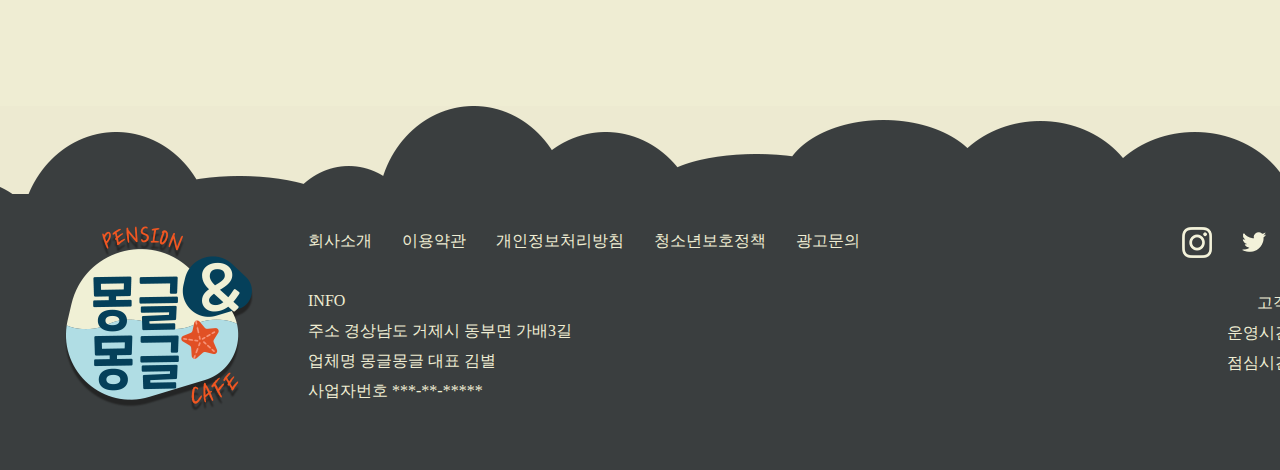
<file: room.html>
<!DOCTYPE html>
<html lang="ko">

<head>
    <meta charset="UTF-8">
    <meta http-equiv="X-UA-Compatible" content="IE=edge">
    <meta name="viewport" content="width=1450">
    <title>room</title>
    <link rel="stylesheet" href="./room.css">
    <link href="https://webfontworld.github.io/SCoreDream/SCoreDream.css" rel="stylesheet">
    <link rel="shortcut icon" href="./mgmg_img/icon2.png" type="image/x-icon">
</head>

<body>
    <div id="header">
        <div class="header_inner ">
            <div class="logo2">
                <a href="./index.html"><img src="./mgmg_img/N-FLOGO.png" alt="가로로고"></a>
            </div>
            <ul class="prlg clearfix">
                <li><a href="./prologue.html">PROLOGUE</a></li>
                <li><a href="./room.html">ROOMS</a></li>
                <li><a href="./reservation.html">RESERVATION</a></li>
                <li><a href="./cafe.html">CAFE</a></li>
            </ul>
            <ul class="login clearfix">
                <li><a href="#">로그인</a></li>
                <li><a href="#">회원가입</a></li>
                <li><a href="#">마이페이지</a></li>
            </ul>
        </div>
        <!--header_inner-->
    </div>
    <div id="roommb"></div>
    <!--roommb-->
    <div id="room">
        <div class="yuja">
            <div class="inner1">
                <img src="./room/yuja.png" alt="유자룸">
            </div>
        </div>
        <div class="pool">
            <div class="inner">
                <img src="./room/pool.png" alt="수영장">
            </div>
        </div>
        <div class="tomato">
            <div class="inner1">
                <img src="./room/tomato.png" alt="토마토룸">
            </div>
        </div>
        <div class="aloes">
            <div class="inner">
                <img src="./room/aloes.png" alt="알로에룸">
            </div>
        </div>
    </div>
    <!--room-->
    <div id="textbox">
        <p><a href="./index.html"><img src="./room/logo.png" alt="로고"></a></p>
        <h1>오로지 당신만을 위한 휴양의 장소</h1>
        <h5>거제의 푸른 바다를 한 눈에 보이는 이국적인 뷰와 함께 <br>
            당신의 소중한 힐링 여행을 완성하시기 바랍니다.</h5>
    </div>
    <!--textbox-->
    <div id="footer">
        <div class="footer_inner clearfix">
            <h1><a href="./index.html"><img src="./mgmg_img/N-LOGO.png" alt="로고"></a></h1>
            <div class="left_box ">
                <ul class="fnb clearfix">
                    <li><a href="#">회사소개</a></li>
                    <li><a href="#">이용약관</a></li>
                    <li><a href="#">개인정보처리방침</a></li>
                    <li><a href="#">청소년보호정책</a></li>
                    <li><a href="#">광고문의</a></li>
                </ul>
                <div class="info">
                    <p>INFO</p>
                    <P>
                        주소 경상남도 거제시 동부면 가배3길 <br>업체명 몽글몽글 대표 김별 <br>사업자번호 ***-**-*****
                    </P>
                </div>
            </div>
            <!--left_box-->
            <div class="right_box">
                <ul class="sns clearfix">
                    <li><a href="#"><img src="./mgmg_img/instagram.png" alt="인스타그램"></a></li>
                    <li><a href="#"><img src="./mgmg_img/twitter.png" alt="트위터"></a></li>
                    <li><a href="#"><img src="./mgmg_img/facebook.png" alt="페이스북"></a></li>
                    <li><a href="#"><img src="./mgmg_img/youtube.png" alt="유튜브"></a></li>
                </ul>
                <div class="time">
                    <p>고객센터바로가기 <br>
                        운영시간 09:00 ~ 18:00 <br>
                        점심시간 13:00 ~ 14:00</p>
                </div>
            </div>
            <!--right_box-->
        </div>
        <!--footer_inner-->
    </div>
    <!--footer-->
</body>

</html>
</file>
<file: prologue.css>
@charset "utf-8";

@font-face {
    font-family: 'cookie';
    font-weight: 400;
    font-style: normal;
    src: url(./font/CookieRun-Regular.woff) format('woff');
    font-display: swap;
}

@font-face {
    font-family: 'cookie';
    font-weight: 700;
    font-style: normal;
    src: url(./font/CookieRun-Bold.woff) format('woff');
    font-display: swap;
}

@font-face {
    font-family: 'cookie';
    font-weight: 900;
    font-style: normal;
    src: url(./font/CookieRun-Black.woff) format('woff');
    font-display: swap;
}

* {
    margin: 0;
    padding: 0;
}

a {
    text-decoration: none;
    color: inherit;
}

li {
    list-style: none;
}

img {
    vertical-align: middle;
}

.clearfix::after {
    content: "";
    clear: both;
    display: block;
}

body {
    font: 16px 'SCoreDream';
    line-height: 24px;
    color: #004059;
    min-width: 1450px;
}

/*header*/
#header {
    background-color: #b0dbe2;
    height: 100px;
}

.header_inner {
    width: 1320px;
    margin: 0 auto;
    display: flex;
    justify-content: space-between;
    align-items: center;
    height: 100px;
}



.prlg {

    font-size: 20px;
    font-weight: 600;

}

.login {

    font-size: 14px;

}

.prlg li {
    float: left;
    padding-left: 36px;
}

.login li {
    float: left;
    padding-right: 16px;
}

/*banner*/
#banner {
    background-image: url(./prologe/prlg-mb.png);
    height: 400px;
    width: 100%;
    margin-bottom: 100px;
    background-position: center;
    background-repeat: no-repeat;
}

/*brandstory*/
#brandstory {
    background-image: url(./prologe/bs_bg.png);
    height: 1251px;
    width: 100%;
    margin-bottom: 200px;
    background-position: center;
    background-repeat: no-repeat;
}

/*bs_inner*/
.bs_inner {
    width: 1320px;
    margin: 0 auto;
    padding-top: 300px;
}

.bs_inner h4 {
    text-align: center;
    font-family: 'cookie';
    font-size: 24px;
    line-height: 48px;
}

.left_box1 {
    float: left;
    padding-left: 160px;
    box-sizing: border-box;
    width: 50%;
}

.right_box1 {
    width: 50%;
    float: left;
    padding-left: 20px;
    box-sizing: border-box;
}

.left_box1,
.right_box1 {
    padding-top: 100px;
}

.l_box_inner {
    padding-top: 50px;
    margin-bottom: 100px;
}

.r_box_inner {
    padding-top: 50px;
    margin-bottom: 100px;
}

.l_box_inner img {
    float: left;

}

.r_box_inner img {
    float: left;

}

.l_box_inner p {
    float: left;
    padding-top: 20px;
}

.r_box_inner p {
    float: left;
    padding-top: 20px;

}

.text1,
.text2 {
    text-align: center;
    padding-top: 30px;
}

.text2 {
    width: 450px;
}

.color_box {
    display: flex;

}

.color_box li {
    width: 97px;
    height: 57px;
    display: flex;
    justify-content: center;
    align-items: center;
}

.bg1 {
    background-image: url(./prologe/icon1.png);
    margin-left: 100px;
}

.bg2 {
    background-image: url(./prologe/icon2.png);
    margin-left: 20px;
}

.bg1,
.bg2 {
    color: #efedd3;
    font-family: 'cookie';
    font-size: 16px;
}

.orang1,
.orang2 {
    color: #f15722;
}

.gray {
    padding-bottom: 50px;
}

.bg3 {
    background-image: url(./prologe/icon3.png);
    margin-left: 50px;
}

.bg4 {
    background-image: url(./prologe/icon4.png);
    margin-left: 20px;
}

.bg5 {
    background-image: url(./prologe/icon5.png);
    margin-left: 20px;
}

.bg3,
.bg4,
.bg5 {
    color: #004059;
    font-family: 'cookie';
    font-size: 16px;
}





.corol_box {
    margin-bottom: 30px;
}

/*location*/
#location {
    background-image: url(./prologe/location_bg.png);
    width: 100%;
    height: 1226px;
    background-position: center;
    background-repeat: no-repeat;
}

.lo_inner {
    margin: 0 auto;
    width: 1450px;
    font-family: 'cookie';
}

.lo_inner iframe {
    padding-top: 250px;
    margin-left: 65px;
}

.lo-text p {
    padding-left: 200px;
    font-size: 18px;
    line-height: 36px;

}

.nav {
    padding-bottom: 30px;
}


.lo-text h1 {
    padding-left: 174px;
    font-size: 18px;
    padding-bottom: 30px;
}

.lo-text ul li {
    float: left;
}

/*footer*/
#footer {
    background-image: url(./mgmg_img/footer_img.png);
    height: 364px;
    background-color: #edead1;
    background-repeat: no-repeat;
    color: #efedd3;
    line-height: 30px;
    background-position: center;
}

.footer_inner {

    margin: 0 auto;
    width: 1320px;
    padding-top: 120px;
}

.footer_inner h1 {
    float: left;
}

.left_box {
    float: left;
    padding-left: 55px;
}

.right_box {
    float: right;
}

.fnb li {
    float: left;
    padding-right: 30px;
}

.fnb {
    padding-bottom: 30px;

}

.sns li {
    float: left;
    padding-left: 30px;
}

.sns {
    padding-bottom: 30px;
}

.time p {
    text-align: right;
}
</file>
<file: reservation.css>
@charset "utf-8";

@font-face {
    font-family: 'cookie';
    font-weight: 400;
    font-style: normal;
    src: url(./font/CookieRun-Regular.woff) format('woff');
    font-display: swap;
}

@font-face {
    font-family: 'cookie';
    font-weight: 700;
    font-style: normal;
    src: url(./font/CookieRun-Bold.woff) format('woff');
    font-display: swap;
}

@font-face {
    font-family: 'cookie';
    font-weight: 900;
    font-style: normal;
    src: url(./font/CookieRun-Black.woff) format('woff');
    font-display: swap;
}

* {
    margin: 0;
    padding: 0;
}

a {
    text-decoration: none;
    color: inherit;
}

li {
    list-style: none;
}

img {
    vertical-align: middle;
}

.clearfix::after {
    content: "";
    clear: both;
    display: block;
}

body {
    font: 16px 'SCoreDream';
    line-height: 24px;
    color: #004059;
    min-width: 1450px;
}

/*header*/
#header {
    background-color: #b0dbe2;
    height: 100px;

}

.header_inner {
    width: 1320px;
    margin: 0 auto;
    display: flex;
    justify-content: space-between;
    align-items: center;
    height: 100px;
}



.prlg {

    font-size: 20px;
    font-weight: 600;

}

.login {

    font-size: 14px;

}

.prlg li {
    float: left;
    padding-left: 36px;
}

.login li {
    float: left;
    padding-right: 16px;
}

/*reservation*/
#reservation1 {
    margin: 0 auto;
    width: 1320px;
    background-image: url(./reservation/R1.png);
    height: 718px;
    background-position: center;
    background-repeat: no-repeat;
    margin-bottom: 200px;
    margin-top: 150px;
}

.l_box {
    float: left;
    width: 50%;
    padding-top: 160px;
    padding-left: 100px;
    box-sizing: border-box;
}

.r_box {
    float: right;
    width: 50%;
    padding-top: 160px;
    padding-left: 100px;
    box-sizing: border-box;
}

.l_box p {
    padding-bottom: 70px;
    font-size: 30px;
    font-family: 'cookie';

}

.r_box p {
    padding-bottom: 103px;
    font-size: 30px;
    font-family: 'cookie';

}

.l_box p {
    color: #f15722;
}

.rimg1 {
    padding-left: 110px;
    padding-top: 170px;
}

#in {
    border-color: #efedd3;
    padding: 15px 10px;
    margin-left: 50px;
    font-family: 'cookie';
    font-size: 18px;
    color: #004059;
    font-weight: bold;
}

#out {
    border-color: #efedd3;
    padding: 15px 10px;
    margin-left: 12px;
    font-family: 'cookie';
    font-size: 18px;
    color: #004059;
    font-weight: bold;
}

/*reservation2*/
#reservation2 {
    margin: 0 auto;
    width: 1320px;
    background-image: url(./reservation/R2.png);
    height: 694px;
    background-position: center;
    background-repeat: no-repeat;
    margin-bottom: 200px;
}

#reservation2 ul li {
    float: left;
}

.rimg2 {
    padding-left: 440px;
    padding-top: 50px;
}

#reservation2 ul {
    padding-left: 62.5px;
    padding-top: 140px;
}

.r_padding {
    padding-right: 25px;
}

/*reservation*/
#reservation3 {
    margin: 0 auto;
    width: 1320px;
    background-image: url(./reservation/R3.png);
    height: 930px;
    background-position: center;
    background-repeat: no-repeat;
    margin-bottom: 200px;
}

#reservation3 ul {
    display: flex;
    justify-content: space-around;
    padding: 130px 150px 70px;
    box-sizing: border-box;
}

.r3_text {
    padding-left: 200px;
    font-weight: 600;
}

.rimg3 {
    padding-left: 770px;
    padding-top: 50px;
}

/*reservation4*/
#reservation4 {
    margin: 0 auto;
    width: 1320px;
    background-image: url(./reservation/R4.png);
    height: 972px;
    background-position: center;
    background-repeat: no-repeat;
    margin-bottom: 200px;
}

#reservation4 ul p {
    background-image: url(./reservation/skybox.png);
    background-repeat: no-repeat;
    height: 280px;
    width: 280px;
    font-size: 30px;
    font-family: 'cookie';
    font-weight: bold;

}

#reservation4 ul {
    display: flex;
    justify-content: space-around;
    padding: 200px 75px 50px;
    text-align: center;
}

.rimg4 {
    padding-left: 1100px;
    padding-top: 50px;
}



.r_lbox {
    float: left;
    width: 50%;
    padding-left: 75px;
    box-sizing: border-box;
    font-weight: 600;
}

.r_rbox {
    float: right;
    width: 50%;
    font-weight: 600;
}

#number {
    border-color: #efedd3;
    padding: 15px 10px;
    font-family: 'cookie';
    font-size: 18px;
    color: #004059;
    font-weight: bold;
    margin-top: 50px;
    width: 119px;
}

#rname {
    border-color: #efedd3;
    padding: 15px 10px;
    font-family: 'cookie';
    font-size: 18px;
    color: #004059;
    font-weight: bold;
    margin-top: 50px;
    width: 119px;
}

#option {
    border-color: #efedd3;
    padding: 15px 10px;
    font-family: 'cookie';
    font-size: 18px;
    color: #004059;
    font-weight: bold;
    margin-top: 50px;
    width: 119px;
}

#option2 {
    border-color: #efedd3;
    padding: 15px 10px;
    font-family: 'cookie';
    font-size: 18px;
    color: #004059;
    font-weight: bold;
    margin-top: 50px;
    width: 119px;
}

/*notice*/
#notice {
    margin: 0 auto;
    width: 1320px;
    font-weight: 600;

}

.blue {
    background-color: #b0dbe2;
    width: 100%;
    background-position: center;
    background-repeat: no-repeat;
    padding: 5px 40px;
    box-sizing: border-box;

}

.yellow {
    background-color: #efedd3;
    width: 100%;
    background-position: center;
    background-repeat: no-repeat;
    padding: 5px 40px;
    box-sizing: border-box;

}

#notice img {
    padding-left: 330.5px;
}

.yellow1 {
    margin-bottom: 200px;
}

/*refund*/
#refund {
    margin: 0 auto;
    width: 1320px;
    font-weight: 600;
    margin-bottom: 200px;
}

#refund img {
    padding-left: 330.5px;
}

#refund td {
    border: 1px solid #004059;
    border-collapse: collapse;
}

table {
    border-collapse: collapse;
    text-align: center;
}

/*footer*/
#footer {
    background-image: url(./mgmg_img/footer_img.png);
    height: 364px;

    background-repeat: no-repeat;
    color: #efedd3;
    line-height: 30px;
    background-position: center;
}

.footer_inner {

    margin: 0 auto;
    width: 1320px;
    padding-top: 120px;
}

.footer_inner h1 {
    float: left;
}

.left_box {
    float: left;
    padding-left: 55px;
}

.right_box {
    float: right;
}

.fnb li {
    float: left;
    padding-right: 30px;
}

.fnb {
    padding-bottom: 30px;

}

.sns li {
    float: left;
    padding-left: 30px;
}

.sns {
    padding-bottom: 30px;
}

.time p {
    text-align: right;
}
</file>
<file: room.css>
@charset "utf-8";

@font-face {
    font-family: 'cookie';
    font-weight: 400;
    font-style: normal;
    src: url(./font/CookieRun-Regular.woff) format('woff');
    font-display: swap;
}

@font-face {
    font-family: 'cookie';
    font-weight: 700;
    font-style: normal;
    src: url(./font/CookieRun-Bold.woff) format('woff');
    font-display: swap;
}

@font-face {
    font-family: 'cookie';
    font-weight: 900;
    font-style: normal;
    src: url(./font/CookieRun-Black.woff) format('woff');
    font-display: swap;
}

* {
    margin: 0;
    padding: 0;
}

a {
    text-decoration: none;
    color: inherit;
}

li {
    list-style: none;
}

img {
    vertical-align: middle;
}

.clearfix::after {
    content: "";
    clear: both;
    display: block;
}

body {
    font: 16px 'SCoreDream';
    line-height: 24px;
    color: #004059;
    min-width: 1450px;
    background-color: #004059;
}

/*header*/
#header {
    background-color: #b0dbe2;
    height: 100px;
}

.header_inner {
    width: 1320px;
    margin: 0 auto;
    display: flex;
    justify-content: space-between;
    align-items: center;
    height: 100px;
}



.prlg {

    font-size: 20px;
    font-weight: 600;

}

.login {

    font-size: 14px;

}

.prlg li {
    float: left;
    padding-left: 36px;
}

.login li {
    float: left;
    padding-right: 16px;
}

/*roommb*/
#roommb {
    background-image: url(./room/room-bn.jpg);
    background-position: center;
    background-repeat: no-repeat;
    height: 707px;
}


.yuja {
    background-image: url(./room/yuja-img.jpg);
    height: 400px;
    background-position: center;
    background-repeat: no-repeat;
    margin: 30px 0;
}

.pool {
    background-image: url(./room/pool-img.jpg);
    height: 400px;
    background-position: center;
    background-repeat: no-repeat;
    margin: 30px 0;
    text-align: right;
}

.inner,
.inner1 {
    margin: 0 auto;
    width: 1320px;
}



.tomato {
    background-image: url(./room/tomato-img.jpg);
    height: 400px;
    background-position: center;
    background-repeat: no-repeat;
    margin: 30px 0;
}

.aloes {
    background-image: url(./room/aloes-img.jpg);
    height: 400px;
    background-position: center;
    background-repeat: no-repeat;
    margin: 30px 0;
    text-align: right;
}

/*textbox*/
#textbox {
    background-color: #efedd3;
    text-align: center;
    padding: 200px 0;
    color: #3a3e3f;
    font-family: 'cookie';

}

#textbox img {
    padding-bottom: 40px;
}

#textbox h1 {
    font-size: 48px;
    padding-bottom: 40px;
    font-weight: 400;
}

#textbox h5 {
    font-size: 24px;
    font-weight: 400;
    line-height: 30px;
}

/*footer*/
#footer {
    background-image: url(./mgmg_img/footer_img.png);
    height: 364px;
    background-color: #edead1;
    background-repeat: no-repeat;
    color: #efedd3;
    line-height: 30px;
    background-position: center;
}

.footer_inner {

    margin: 0 auto;
    width: 1320px;
    padding-top: 120px;
}

.footer_inner h1 {
    float: left;
}

.left_box {
    float: left;
    padding-left: 55px;
}

.right_box {
    float: right;
}

.fnb li {
    float: left;
    padding-right: 30px;
}

.fnb {
    padding-bottom: 30px;

}

.sns li {
    float: left;
    padding-left: 30px;
}

.sns {
    padding-bottom: 30px;
}

.time p {
    text-align: right;
}
</file>
